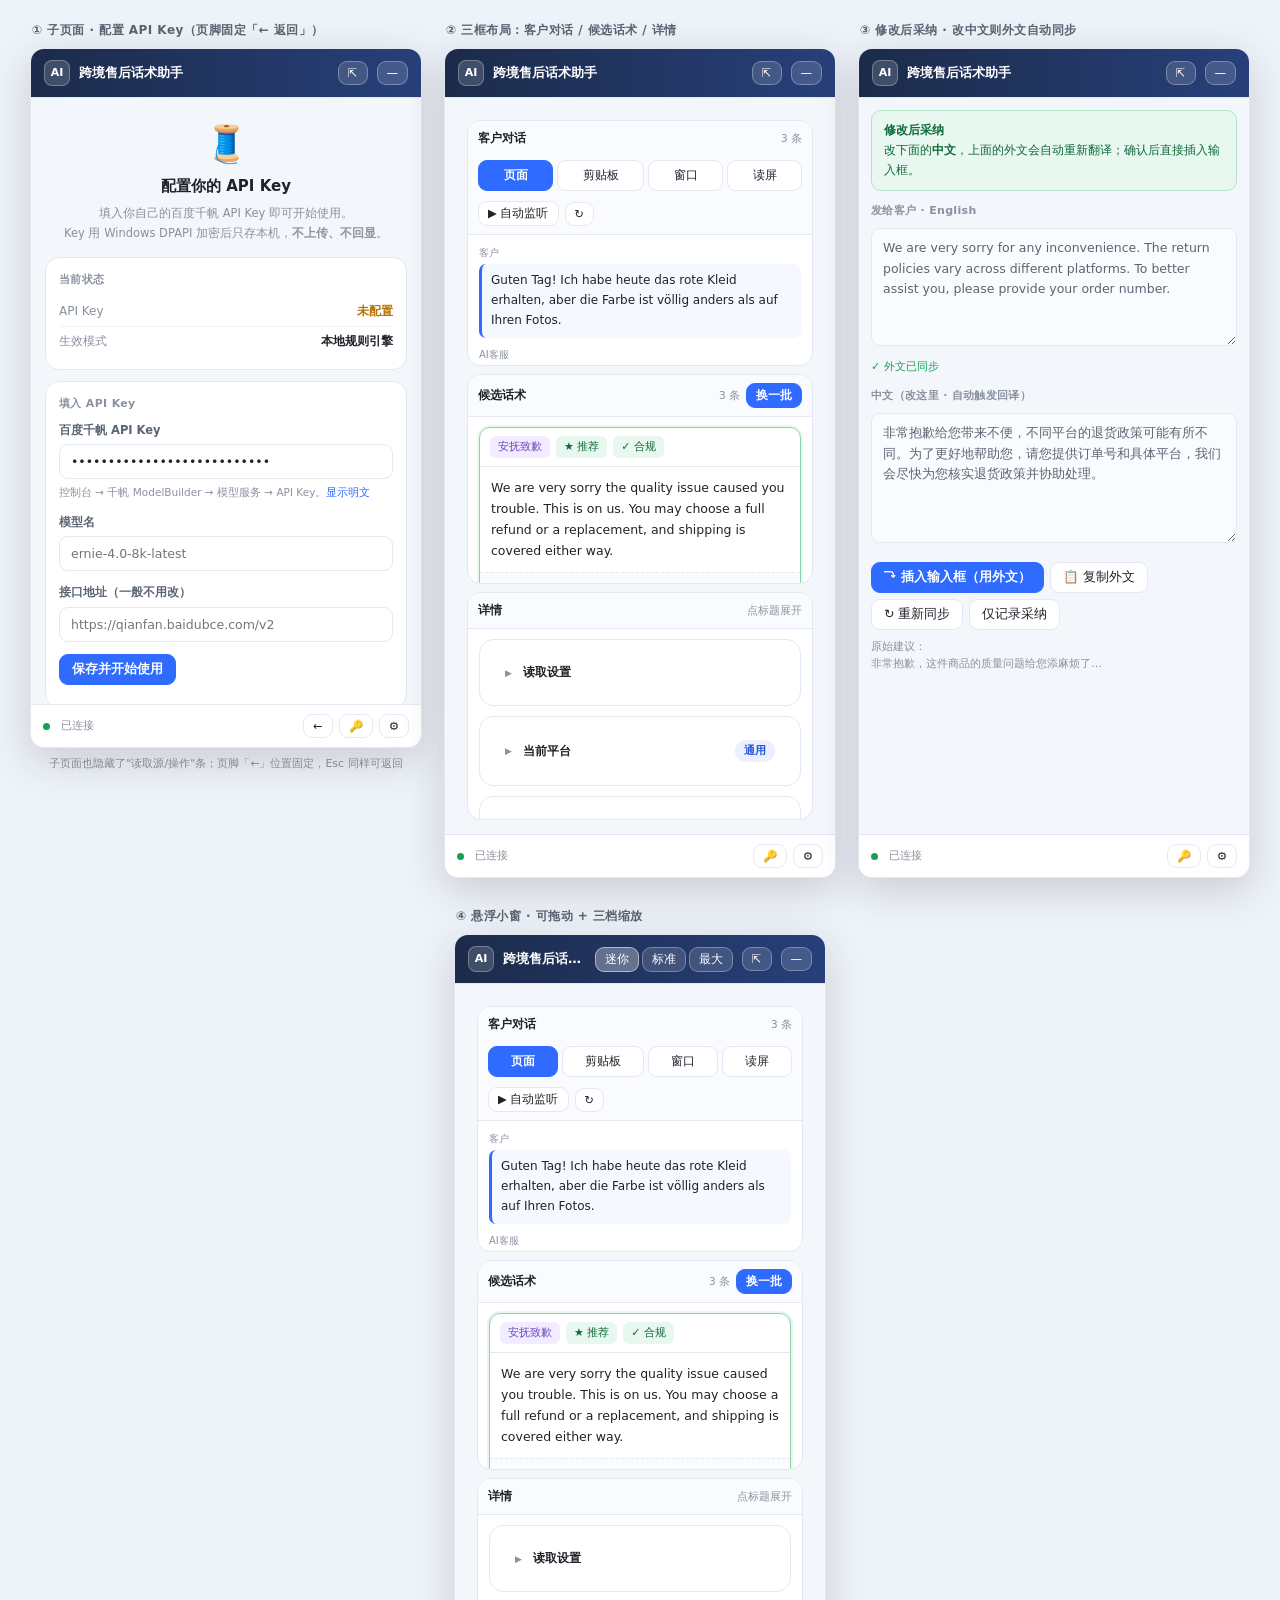
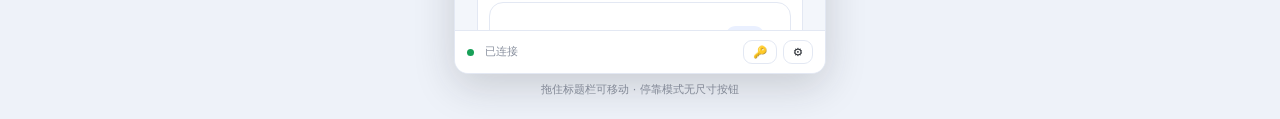
<file: 111/samples/ext_preview.html>
<!DOCTYPE html>
<html lang="zh-CN"><head><meta charset="UTF-8"><title>扩展面板预览（浅色）</title>
<style>

:root{--panelw:392px;
  --bg:#f3f6fb;--card:#ffffff;--primary:#2f6bff;--primary-soft:#eaf0ff;
  --danger:#e5484d;--danger-soft:#fdebec;--warn:#b47207;--warn-soft:#fff6e6;
  --ok:#18a058;--ok-soft:#e8f7ef;--info-soft:#eef4ff;
  --text:#1f2329;--muted:#8a919f;--border:#e3e8f3;--radius:14px}
*{box-sizing:border-box;font-family:"Segoe UI","Microsoft YaHei","PingFang SC",system-ui,sans-serif}
.panel{position:fixed;top:0;right:0;width:var(--panelw);height:100vh;background:var(--bg);color:var(--text);
  border-left:1px solid var(--border);display:flex;flex-direction:column;z-index:2147483645;
  box-shadow:-4px 0 20px rgba(31,35,41,.08);font-size:13px;line-height:1.6}
.panel.hidden{display:none}
/* ---------- 悬浮小窗模式（可拖动 + 三档缩放）----------
   停靠模式会把页面挤开，适合长时段盯单；
   悬浮模式不占页面布局，适合临时查一下、跟别的窗口并排。
   两种都要有：前者不遮挡内容，后者不打断布局。 */
.panel.float{left:0;top:0;right:auto;height:auto;border-radius:var(--radius);border:1px solid var(--border);
  box-shadow:0 12px 40px rgba(31,35,41,.22);overflow:hidden}
.panel.float .hd{cursor:move}
.panel.float .hd:active{cursor:grabbing}
.szbtns{display:flex;gap:3px;flex:0 0 auto}
.panel:not(.float) .szbtns{display:none}   /* 停靠模式没有尺寸概念 */
.panel:not(.float) .hd{cursor:default}
.szbtns .btn{padding:3px 7px;font-size:11px}
.szbtns .btn.on{background:rgba(255,255,255,.3);border-color:rgba(255,255,255,.5)}
.hd{display:flex;align-items:center;gap:9px;padding:11px 13px;border-bottom:1px solid var(--border);
  background:linear-gradient(90deg,#1c2b4a,#27407a);color:#fff;flex:0 0 auto}
.logo{width:26px;height:26px;border-radius:8px;background:rgba(255,255,255,.16);
  display:grid;place-items:center;font-weight:800;font-size:11px;color:#fff;flex:0 0 auto;
  border:1px solid rgba(255,255,255,.28)}
.ttl{font-weight:700;font-size:13px;flex:1;min-width:0;overflow:hidden;text-overflow:ellipsis;white-space:nowrap;color:#fff}
.hd .btn{background:rgba(255,255,255,.14);border-color:rgba(255,255,255,.3);color:#fff}
.hd .btn:hover{background:rgba(255,255,255,.26);color:#fff}
.bd{flex:1 1 auto;overflow-y:auto;padding:12px}
.bd::-webkit-scrollbar{width:8px}.bd::-webkit-scrollbar-thumb{background:#cfd8e8;border-radius:4px}
.ft{flex:0 0 auto;padding:9px 12px;border-top:1px solid var(--border);background:var(--card);display:flex;gap:6px;align-items:center}
.btn{border:1px solid var(--border);background:var(--card);color:var(--text);padding:6px 12px;border-radius:9px;
  cursor:pointer;font-size:12.5px;font-family:inherit;transition:all .15s ease;white-space:nowrap}
.btn:hover{border-color:var(--primary);color:var(--primary)}
.btn.pri{background:var(--primary);border-color:var(--primary);color:#fff;font-weight:600}
.btn.pri:hover{background:#2456d6;color:#fff}
.btn.dan{background:var(--danger-soft);border-color:#f3b9bb;color:var(--danger)}
.btn.dan:hover{background:#fbdcdd;color:var(--danger)}
.btn.sm{padding:4px 9px;font-size:11.5px}
.btn:disabled{opacity:.5;cursor:not-allowed}
.row{display:flex;gap:6px;align-items:center;flex-wrap:wrap}
.sel{background:var(--card);color:var(--text);border:1px solid var(--border);border-radius:8px;padding:6px 8px;font-size:12px;width:100%}
.sel:focus{outline:none;border-color:var(--primary)}
.card{background:var(--card);border:1px solid var(--border);border-radius:var(--radius);padding:13px;margin-bottom:11px}
.sec{font-size:11px;color:var(--muted);font-weight:600;letter-spacing:.03em;margin-bottom:8px}
.banner{padding:10px 12px;border-radius:10px;font-size:12px;margin-bottom:11px;line-height:1.65}
.banner.err{background:var(--danger-soft);border:1px solid #f3b9bb;color:#a3282c}
.banner.ok{background:var(--ok-soft);border:1px solid #b4e2c8;color:#0f6b3a}
.banner.warn{background:var(--warn-soft);border:1px solid #f0d9a8;color:#8a5706}
.kv{display:flex;justify-content:space-between;gap:10px;padding:5px 0;font-size:12px;border-bottom:1px solid #f0f3f9}
.kv:last-child{border-bottom:none}
.kv span:first-child{color:var(--muted);flex:0 0 auto}
.kv span:last-child{text-align:right;font-weight:600;word-break:break-all}
.pill{display:inline-block;padding:2px 9px;border-radius:999px;font-size:11px;margin:0 4px 4px 0;font-weight:600}
.pill.i{background:var(--primary-soft);color:#2456d6}
.pill.r{background:var(--danger-soft);color:var(--danger)}
.pill.s{background:#f1ecff;color:#6b46c1}
.pill.t{background:var(--ok-soft);color:#0f6b3a}
.cand{border:1px solid var(--border);border-radius:11px;background:var(--card);margin-bottom:10px;overflow:hidden}
.cand.rec{border-color:#8fd3ae;box-shadow:0 0 0 2px var(--ok-soft)}
.cand.rej{opacity:.55;border-color:#f3b9bb}
.ch{display:flex;gap:6px;align-items:center;padding:8px 10px;border-bottom:1px solid var(--border);flex-wrap:wrap;font-size:11px}
.tag{padding:2px 8px;border-radius:6px;background:#f0f3f9;color:#556070}
.tag.st{background:#f1ecff;color:#6b46c1}
.tag.ok{background:var(--ok-soft);color:#0f6b3a}
.tag.rv{background:var(--warn-soft);color:var(--warn)}
.tag.rj{background:var(--danger-soft);color:var(--danger)}
.cb{padding:10px 11px;font-size:12.5px;line-height:1.7;white-space:pre-wrap;word-break:break-word}
.cb.zh{border-top:1px dashed var(--border);color:#5b6472;font-size:11.5px;background:#fafbfe}
.cf{display:flex;gap:5px;padding:8px 10px;border-top:1px solid var(--border);flex-wrap:wrap;align-items:center;background:#fafbfe}
.vio{margin:0 10px 9px;padding:8px 10px;border-radius:8px;background:var(--warn-soft);
  border-left:3px solid #f0a020;font-size:11.5px;line-height:1.6;color:#8a5706}
.vio.blk{background:var(--danger-soft);border-left-color:var(--danger);color:#a3282c}
.tiny{font-size:11px;color:var(--muted);line-height:1.6}
.empty{text-align:center;padding:30px 14px;color:var(--muted);font-size:12px;line-height:1.9}
/* 政策依据 */
.ev{background:#fafbfe;border:1px solid var(--border);border-radius:9px;padding:9px 11px;margin-bottom:8px}
.ev .evt{font-weight:600;font-size:12px;color:var(--text);margin-bottom:3px}
.ev .evs{font-size:11.5px;color:#5b6472;line-height:1.65}
.ev .evm{font-size:10px;color:var(--muted);margin-top:5px}
.pv{max-height:96px;overflow-y:auto;background:#fafbfe;border:1px solid var(--border);border-radius:9px;
  padding:8px 9px;font-size:11.5px;color:#5b6472;white-space:pre-wrap;line-height:1.6}
.fab{position:fixed;right:16px;bottom:16px;width:46px;height:46px;border-radius:50%;z-index:2147483645;
  background:var(--primary);color:#fff;border:none;cursor:pointer;
  font-weight:800;font-size:12px;box-shadow:0 6px 18px rgba(47,107,255,.4)}
.fab.hidden{display:none}
.dot{width:7px;height:7px;border-radius:50%;display:inline-block;margin-right:5px}
.dot.on{background:var(--ok)}.dot.off{background:var(--danger)}
/* ---------- 三个可滚动框（主界面骨架）----------
   为什么这么分：面板宽度只有 392px，纵向空间是稀缺资源。
   把"读到的客户话""可发送的话术""诊断信息"分成三个各自可滚动的框，
   每个框都能独立翻，就不会出现"话术被平台信息挤到屏幕外"的情况。 */
.panes{flex:1 1 auto;min-height:0;display:flex;flex-direction:column;gap:8px;padding:10px}
.pane{display:flex;flex-direction:column;min-height:0;background:var(--card);
  border:1px solid var(--border);border-radius:var(--radius);overflow:hidden}
.pane-hd{flex:0 0 auto;display:flex;align-items:center;gap:6px;padding:8px 10px;
  border-bottom:1px solid var(--border);background:#fafbfe;flex-wrap:wrap}
.pane-hd .pt{font-size:12px;font-weight:600;flex:1;min-width:0}
.pane-hd .pn{font-size:10.5px;color:var(--muted);font-weight:400}
.pane-bd{flex:1 1 auto;min-height:0;overflow-y:auto;overflow-x:hidden;padding:10px 11px}
.pane-bd::-webkit-scrollbar{width:8px}
.pane-bd::-webkit-scrollbar-thumb{background:#cfd8e8;border-radius:4px}
/* ① 客户对话：中等高度 */
#paneChat{flex:0 0 auto;height:246px}
/* ② 候选话术：占剩下的全部（最大） */
#paneCands{flex:1 1 auto;min-height:150px}
/* ③ 详情：包住那些下拉栏 */
#paneDetail{flex:0 0 auto;height:228px}   /* 152 × 1.5：详情里的下拉栏和折叠卡显示太小 */
.pane-bd .card:last-child,.pane-bd .fold:last-child{margin-bottom:0}
/* 对话气泡（客户对话框内） */
.chatmsg{margin-bottom:9px}
.chatmsg .cm-who{font-size:10px;color:var(--muted);margin-bottom:3px}
.chatmsg .cm-txt{background:#f7f9fd;border-left:3px solid #8a919f;border-radius:7px;
  padding:7px 9px;font-size:12px;line-height:1.65;white-space:pre-wrap;word-break:break-word}
.chatmsg.buyer .cm-txt{border-left-color:#2f6bff;background:#f5f8ff}
.chatmsg.bot   .cm-txt{border-left-color:#7c5cff;background:#f8f6ff;color:#5b6472}
.chatmsg.human .cm-txt{border-left-color:#18a058;background:#f4fbf7}
.chatmsg .cm-zh{margin-top:4px;font-size:11.5px;color:#5b6472;background:#fafbfe;
  border:1px dashed var(--border);border-radius:7px;padding:6px 9px;line-height:1.6;white-space:pre-wrap}
.termchip{display:inline-block;font-size:10.5px;background:var(--primary-soft);color:#2456d6;
  border-radius:6px;padding:2px 7px;margin:4px 4px 0 0}
/* ---------- 可折叠区块 ----------
   为什么默认收起：面板里除了"候选话术"，其余都是辅助信息。
   全部摊开会把核心产出挤到屏幕外，新人根本找不到该点什么。 */
.fold{background:var(--card);border:1px solid var(--border);border-radius:var(--radius);
  margin-bottom:10px;overflow:hidden}
.foldhd{display:flex;align-items:center;gap:7px;padding:10px 12px;cursor:pointer;user-select:none}
.foldhd:hover{background:#fafbfe}
.foldchev{font-size:9px;color:var(--muted);width:11px;flex:0 0 auto;transition:transform .15s}
.foldttl{font-size:12px;font-weight:600;flex:1;min-width:0}
.foldbd{padding:0 13px 12px}
.fold.closed .foldbd{display:none}
.fold .foldhd .pill{margin:0}
/* ---------- 读取源按钮排 ---------- */
.srcbar{display:flex;gap:4px;flex-wrap:wrap;margin-bottom:10px}
.srcbtn{flex:1 1 auto;min-width:58px;padding:7px 4px;border:1px solid var(--border);background:var(--card);
  border-radius:9px;font-size:11.5px;cursor:pointer;font-family:inherit;color:var(--text);
  text-align:center;transition:all .15s;white-space:nowrap}
.srcbtn:hover{border-color:var(--primary);color:var(--primary)}
.srcbtn.on{background:var(--primary);border-color:var(--primary);color:#fff;font-weight:600}
.srcbtn:disabled{opacity:.45;cursor:not-allowed}
.winpick{max-height:190px;overflow-y:auto}
/* ---------- 多行文本输入框 ----------
   ⚠️ 扩展里用了 .rawtext 这个 class（手动输入框、修改后采纳的中文/外文框），
   但 CSS 里**从头到尾没定义过** —— 于是走浏览器默认样式：白底 + 深色边框，
   在浅色面板里非常突兀（用户反馈"颜色较深有点突兀"）。
   这里按网页版一致的规格补上：淡底、浅描边、圆角、铺满宽度。 */
.rawtext{
  width:100%; box-sizing:border-box; min-height:96px; resize:vertical;
  background:#fafbfe; color:#5b6472;
  border:1px solid var(--border); border-radius:9px;
  padding:9px 11px; font-size:12.5px; font-family:inherit; line-height:1.65;
}
.rawtext:focus{outline:none; border-color:var(--primary); background:var(--card)}
.rawtext::placeholder{color:var(--muted)}
/* 手动输入框：给足高度，粘贴多轮对话时不憋屈 */
.manualbox{min-height:132px;width:100%;font-size:12.5px;line-height:1.7;resize:vertical}
.winpick .winrow{padding:7px 9px;border:1px solid var(--border);border-radius:8px;margin-bottom:5px;
  cursor:pointer;font-size:11.5px;line-height:1.5}
.winpick .winrow:hover{border-color:var(--primary);background:#fafbfe}
.winpick .winrow .wt{font-weight:600}
.winpick .winrow .wp{color:var(--muted);font-size:10.5px}
/* ---------- 首次配置：输入自己的 API Key（替代原项目的登录界面） ---------- */
.setup{padding:2px}
.setup-hero{text-align:center;padding:14px 0 14px}
.setup-hero .big{font-size:36px;line-height:1}
.setup-hero h3{margin:12px 0 5px;font-size:15px;color:var(--text)}
.setup-hero p{margin:0;font-size:11.5px;color:var(--muted);line-height:1.75}
.fld{display:block;margin-bottom:12px}
.fld .lb{display:block;font-size:11.5px;color:#5b6472;margin-bottom:5px;font-weight:600}
.fld input{width:100%;padding:9px 11px;border:1px solid var(--border);border-radius:9px;font-size:12.5px;
  font-family:inherit;background:var(--card);color:var(--text)}
.fld input:focus{outline:none;border-color:var(--primary);box-shadow:0 0 0 3px var(--primary-soft)}
.fld .hint{font-size:10.5px;color:var(--muted);margin-top:5px;line-height:1.6}
.steps{counter-reset:s;padding:0;margin:0;list-style:none}
.steps li{position:relative;padding:0 0 9px 20px;font-size:11.5px;color:#5b6472;line-height:1.65}
.steps li:before{counter-increment:s;content:counter(s);position:absolute;left:0;top:1px;
  width:14px;height:14px;border-radius:50%;background:var(--primary-soft);color:#2456d6;
  font-size:9px;font-weight:700;display:grid;place-items:center}

body{margin:0;padding:22px;background:#eef2f9;font-family:"Segoe UI","Microsoft YaHei",sans-serif}
.wrap{display:flex;gap:22px;align-items:flex-start;justify-content:center;flex-wrap:wrap}
.preview-label{font-size:12px;font-weight:700;color:#5b6472;margin:0 0 9px 2px;letter-spacing:.04em}
.hintlabel{font-size:11px;color:#8a919f;margin-top:8px;text-align:center}
</style></head><body>
<div class="wrap">
  <div>
    <div class="preview-label">① 子页面 · 配置 API Key（页脚固定「← 返回」）</div>
    
  <div class="panel" style="position:relative;left:0;top:0;right:auto;width:392px;height:700px;
       border-radius:14px;overflow:hidden;border:1px solid #e3e8f3;box-shadow:0 12px 40px rgba(31,35,41,.18)">
    <div class="hd">
      <div class="logo">AI</div>
      <div class="ttl">跨境售后话术助手</div>
      
      <button class="btn sm" title="切换悬浮/停靠">⇱</button>
      <button class="btn sm">—</button>
    </div>
    <div class="bd" style="height:604px">
<div class="setup">
  <div class="setup-hero">
    <div class="big">🧵</div>
    <h3>配置你的 API Key</h3>
    <p>填入你自己的百度千帆 API Key 即可开始使用。<br>Key 用 Windows DPAPI 加密后只存本机，<b>不上传、不回显</b>。</p>
  </div>
  <div class="card">
    <div class="sec">当前状态</div>
    <div class="kv"><span>API Key</span><span><span style="color:var(--warn)">未配置</span></span></div>
    <div class="kv"><span>生效模式</span><span>本地规则引擎</span></div>
  </div>
  <div class="card">
    <div class="sec">填入 API Key</div>
    <label class="fld"><span class="lb">百度千帆 API Key</span>
      <input type="password" value="bce-v3-xxxxxxxxxxxxxxxxxxxx" />
      <div class="hint">控制台 → 千帆 ModelBuilder → 模型服务 → API Key。<span style="color:var(--primary);cursor:pointer">显示明文</span></div>
    </label>
    <label class="fld"><span class="lb">模型名</span><input type="text" placeholder="ernie-4.0-8k-latest" /></label>
    <label class="fld"><span class="lb">接口地址（一般不用改）</span><input type="text" placeholder="https://qianfan.baidubce.com/v2" /></label>
    <div class="row"><button class="btn pri">保存并开始使用</button></div>
    <div class="tiny" style="margin-top:9px"></div>
  </div>
  <div class="card">
    <div class="sec">怎么拿到 API Key</div>
    <ul class="steps">
      <li>登录百度智能云控制台</li>
      <li>进入「千帆 ModelBuilder」→「模型服务」→「API Key」</li>
      <li>新建或复制一个 API Key（形如 bce-v3-...）</li>
      <li>粘贴到上面，点「保存并开始使用」</li>
    </ul>
    <div class="tiny">没有 Key 也能用：系统会走本地规则引擎出话术，只是不调用大模型。<br>随时可从底部 <b>🔑</b> 按钮回到这里配置。</div>
  </div>
</div></div>
    <div class="ft">
      <span class="dot on"></span>
      <span class="tiny">已连接</span>
      <span style="flex:1"></span>
      <button class="btn sm" title="返回上一级（Esc）">←</button>
      <button class="btn sm">🔑</button>
      <button class="btn sm">⚙</button>
    </div>
  </div>
  <div class="hintlabel">子页面也隐藏了"读取源/操作"条；页脚「←」位置固定，Esc 同样可返回</div>
  </div>
  <div>
    <div class="preview-label">② 三框布局：客户对话 / 候选话术 / 详情</div>
    
  <div class="panel" style="position:relative;left:0;top:0;right:auto;width:392px;height:830px;
       border-radius:14px;overflow:hidden;border:1px solid #e3e8f3;box-shadow:0 12px 40px rgba(31,35,41,.18)">
    <div class="hd">
      <div class="logo">AI</div>
      <div class="ttl">跨境售后话术助手</div>
      
      <button class="btn sm" title="切换悬浮/停靠">⇱</button>
      <button class="btn sm">—</button>
    </div>
    <div class="bd" style="height:734px">
<div class="panes" style="height:720px">

  <div class="pane" id="paneChat">
    <div class="pane-hd">
      <span class="pt">客户对话</span><span class="pn">3 条</span>
      <div style="flex:1 0 100%;margin-top:6px">
        <div class="srcbar">
          <button class="srcbtn on">页面</button>
          <button class="srcbtn">剪贴板</button>
          <button class="srcbtn">窗口</button>
          <button class="srcbtn">读屏</button>
        </div>
        <div class="row" style="margin-top:6px">
          <button class="btn sm">▶ 自动监听</button>
          <button class="btn sm">↻</button>
        </div>
        
      </div>
    </div>
    <div class="pane-bd">
      <div class="chatmsg buyer"><div class="cm-who">客户</div>
        <div class="cm-txt">Guten Tag! Ich habe heute das rote Kleid erhalten, aber die Farbe ist völlig anders als auf Ihren Fotos.</div></div>
      <div class="chatmsg bot"><div class="cm-who">AI客服</div>
        <div class="cm-txt">Es tut mir leid. Ich kann nur eine Anfrage anlegen.</div></div>
      <div class="chatmsg human"><div class="cm-who">人工客服</div>
        <div class="cm-txt">Vielen Dank für Ihre Nachricht, ich kümmere mich darum.</div></div>
      <div style="margin-top:10px">
        <div class="sec">术语对照</div>
        <span class="termchip">Kleid → 连衣裙</span><span class="termchip">Farbe → 颜色</span>
        <div class="tiny" style="margin-top:6px;line-height:1.7">本地演示未接入翻译模型，下方分析基于原文；接上千帆后这里会是整句中文译文（对照翻译）。</div>
      </div>
    </div>
  </div>

  <div class="pane" id="paneCands">
    <div class="pane-hd"><span class="pt">候选话术</span><span class="pn">3 条</span><button class="btn sm pri">换一批</button></div>
    <div class="pane-bd">
      <div class="cand rec">
        <div class="ch"><span class="tag st">安抚致歉</span><span class="tag ok">★ 推荐</span><span class="tag ok">✓ 合规</span></div>
        <div class="cb">We are very sorry the quality issue caused you trouble. This is on us. You may choose a full refund or a replacement, and shipping is covered either way.</div>
        <div class="cb zh">非常抱歉，这件商品的质量问题给您添麻烦了，这是我们的责任。您可以选择全额退款或我们重新补发一件，两种方式的运费都由我们承担。</div>
        <div class="cf"><button class="btn sm pri">⤵ 插入输入框</button><button class="btn sm">📋 复制</button><button class="btn sm">✓ 采纳</button><button class="btn sm">✕</button></div>
      </div>
      <div class="cand">
        <div class="ch"><span class="tag st">专业答疑</span><span class="tag rv">⚠ 需修订</span></div>
        <div class="cb">We are very sorry the quality issue caused you trouble…</div>
        <div class="cb zh">非常抱歉，这件商品的质量问题给您添麻烦了…</div>
        <div class="vio"><b>[R018]</b> 欧盟订单须体现 14 天无理由退货权<br>建议：补充"14 天内可无理由退货"的说明</div>
      </div>
    </div>
  </div>

  <div class="pane" id="paneDetail">
    <div class="pane-hd"><span class="pt">详情</span><span class="pn">点标题展开</span></div>
    <div class="pane-bd">
<div class="card fold closed">
        <div class="foldhd"><span class="foldchev">▶</span><span class="foldttl">读取设置</span></div>
        <div class="foldbd"><div class="row"><select class="sel" style="flex:1"><option>德国</option></select><select class="sel" style="flex:1"><option>英文</option></select></div></div>
      </div>
      <div class="card fold closed">
    <div class="foldhd"><span class="foldchev">▶</span><span class="foldttl">当前平台</span><span class="pill i">通用</span></div>
    <div class="foldbd"><div class="kv"><span>适配器</span><span>通用（自动识别）</span></div></div>
  </div>
      <div class="card fold closed">
    <div class="foldhd"><span class="foldchev">▶</span><span class="foldttl">意图 / 情绪 / 紧急度</span><span class="pill i">质量投诉</span></div>
    <div class="foldbd"><div class="kv"><span>情绪</span><span>negative / 强度 4</span></div></div>
  </div>
      <div class="card fold closed">
    <div class="foldhd"><span class="foldchev">▶</span><span class="foldttl">政策依据</span><span class="pill i">1 条</span></div>
    <div class="foldbd"><div class="ev"><div class="evt">西班牙商品瑕疵救济顺位</div><div class="evs">买方主张瑕疵救济时，商家应先修理或更换。</div></div></div>
  </div>
    </div>
  </div>

</div></div>
    <div class="ft">
      <span class="dot on"></span>
      <span class="tiny">已连接</span>
      <span style="flex:1"></span>
      
      <button class="btn sm">🔑</button>
      <button class="btn sm">⚙</button>
    </div>
  </div>
  <div class="hintlabel"></div>
  </div>
  <div>
    <div class="preview-label">③ 修改后采纳 · 改中文则外文自动同步</div>
    
  <div class="panel" style="position:relative;left:0;top:0;right:auto;width:392px;height:830px;
       border-radius:14px;overflow:hidden;border:1px solid #e3e8f3;box-shadow:0 12px 40px rgba(31,35,41,.18)">
    <div class="hd">
      <div class="logo">AI</div>
      <div class="ttl">跨境售后话术助手</div>
      
      <button class="btn sm" title="切换悬浮/停靠">⇱</button>
      <button class="btn sm">—</button>
    </div>
    <div class="bd" style="height:734px">
<div class="banner ok"><b>修改后采纳</b><br>改下面的<b>中文</b>，上面的外文会自动重新翻译；确认后直接插入输入框。</div>
<div class="sec">发给客户 · English</div>
<textarea class="rawtext" style="min-height:118px">We are very sorry for any inconvenience. The return policies vary across different platforms. To better assist you, please provide your order number.</textarea>
<div class="tiny" style="margin-top:5px;color:var(--ok)">✓ 外文已同步</div>
<div class="sec" style="margin-top:12px">中文（改这里 · 自动触发回译）</div>
<textarea class="rawtext" style="min-height:130px">非常抱歉给您带来不便，不同平台的退货政策可能有所不同。为了更好地帮助您，请您提供订单号和具体平台，我们会尽快为您核实退货政策并协助处理。</textarea>
<div class="row" style="margin-top:12px">
  <button class="btn pri">⤵ 插入输入框（用外文）</button>
  <button class="btn">📋 复制外文</button>
</div>
<div class="row" style="margin-top:6px">
  <button class="btn">↻ 重新同步</button>
  <button class="btn">仅记录采纳</button>
</div>
<div class="tiny" style="margin-top:8px">原始建议：<br>非常抱歉，这件商品的质量问题给您添麻烦了…</div></div>
    <div class="ft">
      <span class="dot on"></span>
      <span class="tiny">已连接</span>
      <span style="flex:1"></span>
      
      <button class="btn sm">🔑</button>
      <button class="btn sm">⚙</button>
    </div>
  </div>
  <div class="hintlabel"></div>
  </div>
  <div>
    <div class="preview-label">④ 悬浮小窗 · 可拖动 + 三档缩放</div>
    
  <div class="panel float" style="position:relative;left:0;top:0;right:auto;width:372px;height:740px;
       border-radius:14px;overflow:hidden;border:1px solid #e3e8f3;box-shadow:0 12px 40px rgba(31,35,41,.18)">
    <div class="hd">
      <div class="logo">AI</div>
      <div class="ttl">跨境售后话术助手</div>
      <span class="szbtns"><button class="btn sm on">迷你</button><button class="btn sm">标准</button><button class="btn sm">最大</button></span>
      <button class="btn sm" title="切换悬浮/停靠">⇱</button>
      <button class="btn sm">—</button>
    </div>
    <div class="bd" style="height:644px">
<div class="panes" style="height:720px">

  <div class="pane" id="paneChat">
    <div class="pane-hd">
      <span class="pt">客户对话</span><span class="pn">3 条</span>
      <div style="flex:1 0 100%;margin-top:6px">
        <div class="srcbar">
          <button class="srcbtn on">页面</button>
          <button class="srcbtn">剪贴板</button>
          <button class="srcbtn">窗口</button>
          <button class="srcbtn">读屏</button>
        </div>
        <div class="row" style="margin-top:6px">
          <button class="btn sm">▶ 自动监听</button>
          <button class="btn sm">↻</button>
        </div>
        
      </div>
    </div>
    <div class="pane-bd">
      <div class="chatmsg buyer"><div class="cm-who">客户</div>
        <div class="cm-txt">Guten Tag! Ich habe heute das rote Kleid erhalten, aber die Farbe ist völlig anders als auf Ihren Fotos.</div></div>
      <div class="chatmsg bot"><div class="cm-who">AI客服</div>
        <div class="cm-txt">Es tut mir leid. Ich kann nur eine Anfrage anlegen.</div></div>
      <div class="chatmsg human"><div class="cm-who">人工客服</div>
        <div class="cm-txt">Vielen Dank für Ihre Nachricht, ich kümmere mich darum.</div></div>
      <div style="margin-top:10px">
        <div class="sec">术语对照</div>
        <span class="termchip">Kleid → 连衣裙</span><span class="termchip">Farbe → 颜色</span>
        <div class="tiny" style="margin-top:6px;line-height:1.7">本地演示未接入翻译模型，下方分析基于原文；接上千帆后这里会是整句中文译文（对照翻译）。</div>
      </div>
    </div>
  </div>

  <div class="pane" id="paneCands">
    <div class="pane-hd"><span class="pt">候选话术</span><span class="pn">3 条</span><button class="btn sm pri">换一批</button></div>
    <div class="pane-bd">
      <div class="cand rec">
        <div class="ch"><span class="tag st">安抚致歉</span><span class="tag ok">★ 推荐</span><span class="tag ok">✓ 合规</span></div>
        <div class="cb">We are very sorry the quality issue caused you trouble. This is on us. You may choose a full refund or a replacement, and shipping is covered either way.</div>
        <div class="cb zh">非常抱歉，这件商品的质量问题给您添麻烦了，这是我们的责任。您可以选择全额退款或我们重新补发一件，两种方式的运费都由我们承担。</div>
        <div class="cf"><button class="btn sm pri">⤵ 插入输入框</button><button class="btn sm">📋 复制</button><button class="btn sm">✓ 采纳</button><button class="btn sm">✕</button></div>
      </div>
      <div class="cand">
        <div class="ch"><span class="tag st">专业答疑</span><span class="tag rv">⚠ 需修订</span></div>
        <div class="cb">We are very sorry the quality issue caused you trouble…</div>
        <div class="cb zh">非常抱歉，这件商品的质量问题给您添麻烦了…</div>
        <div class="vio"><b>[R018]</b> 欧盟订单须体现 14 天无理由退货权<br>建议：补充"14 天内可无理由退货"的说明</div>
      </div>
    </div>
  </div>

  <div class="pane" id="paneDetail">
    <div class="pane-hd"><span class="pt">详情</span><span class="pn">点标题展开</span></div>
    <div class="pane-bd">
<div class="card fold closed">
        <div class="foldhd"><span class="foldchev">▶</span><span class="foldttl">读取设置</span></div>
        <div class="foldbd"><div class="row"><select class="sel" style="flex:1"><option>德国</option></select><select class="sel" style="flex:1"><option>英文</option></select></div></div>
      </div>
      <div class="card fold closed">
    <div class="foldhd"><span class="foldchev">▶</span><span class="foldttl">当前平台</span><span class="pill i">通用</span></div>
    <div class="foldbd"><div class="kv"><span>适配器</span><span>通用（自动识别）</span></div></div>
  </div>
      <div class="card fold closed">
    <div class="foldhd"><span class="foldchev">▶</span><span class="foldttl">意图 / 情绪 / 紧急度</span><span class="pill i">质量投诉</span></div>
    <div class="foldbd"><div class="kv"><span>情绪</span><span>negative / 强度 4</span></div></div>
  </div>
      <div class="card fold closed">
    <div class="foldhd"><span class="foldchev">▶</span><span class="foldttl">政策依据</span><span class="pill i">1 条</span></div>
    <div class="foldbd"><div class="ev"><div class="evt">西班牙商品瑕疵救济顺位</div><div class="evs">买方主张瑕疵救济时，商家应先修理或更换。</div></div></div>
  </div>
    </div>
  </div>

</div></div>
    <div class="ft">
      <span class="dot on"></span>
      <span class="tiny">已连接</span>
      <span style="flex:1"></span>
      
      <button class="btn sm">🔑</button>
      <button class="btn sm">⚙</button>
    </div>
  </div>
  <div class="hintlabel">拖住标题栏可移动 · 停靠模式无尺寸按钮</div>
  </div>
</div>
</body></html>
</file>
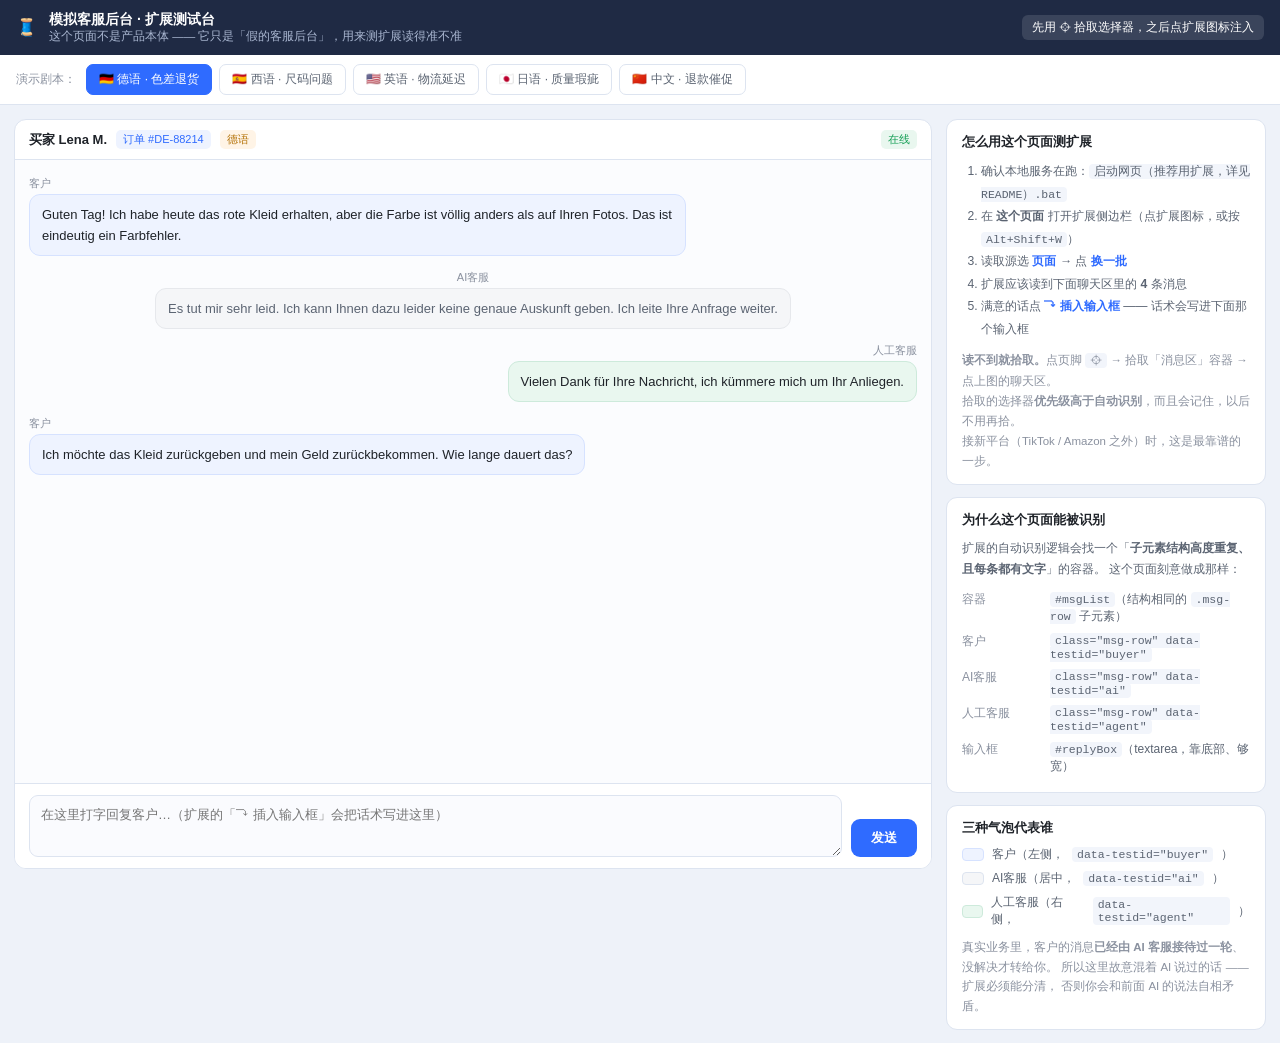
<file: hzj-ai-aftersales/web/mock.html>
<!DOCTYPE html>
<html lang="zh-CN">
<head>
<meta charset="UTF-8" />
<meta name="viewport" content="width=device-width, initial-scale=1.0" />
<title>模拟客服后台 · 扩展测试台</title>
<style>
  :root{
    --bg:#eef2f9; --panel:#ffffff; --line:#dde4f0; --tx:#1f2329; --tx2:#5b6472; --tx3:#8a919f;
    --primary:#2f6bff; --buyer:#eef3ff; --ai:#f5f6f8; --agent:#e9f7ef;
    --ok:#18a058; --warn:#b47207;
  }
  *{box-sizing:border-box}
  body{margin:0;font-family:-apple-system,"Segoe UI","Microsoft YaHei",sans-serif;
       background:var(--bg);color:var(--tx);font-size:13px}

  /* ---------- 顶栏 ---------- */
  .top{background:#1f2a44;color:#fff;padding:11px 16px;display:flex;align-items:center;gap:12px;flex-wrap:wrap}
  .top b{font-size:14px}
  .top .sub{color:#a9b6d0;font-size:11.5px}
  .top .spacer{flex:1}
  .top .hint{background:rgba(255,255,255,.12);padding:5px 10px;border-radius:6px;font-size:11.5px}

  /* ---------- 场景切换 ---------- */
  .scen{background:#fff;border-bottom:1px solid var(--line);padding:9px 16px;display:flex;gap:7px;
        flex-wrap:wrap;align-items:center}
  .scen .lbl{font-size:11.5px;color:var(--tx3);margin-right:3px}
  .scen button{font:inherit;font-size:12px;padding:6px 12px;border-radius:7px;cursor:pointer;
        border:1px solid var(--line);background:#fff;color:var(--tx2)}
  .scen button:hover{border-color:var(--primary);color:var(--primary)}
  .scen button.on{background:var(--primary);border-color:var(--primary);color:#fff}

  /* ---------- 主体 ---------- */
  .wrap{display:flex;gap:14px;padding:14px;align-items:flex-start;flex-wrap:wrap}
  .chat{flex:1 1 520px;min-width:340px;background:var(--panel);border:1px solid var(--line);
        border-radius:12px;overflow:hidden;display:flex;flex-direction:column;height:calc(100vh - 150px);min-height:420px}
  .chat-hd{padding:10px 14px;border-bottom:1px solid var(--line);display:flex;align-items:center;gap:9px}
  .chat-hd .who{font-weight:600}
  .chat-hd .tag{font-size:11px;padding:2px 7px;border-radius:5px;background:#eef3ff;color:var(--primary)}
  .chat-hd .tag.de{background:#fff4e6;color:var(--warn)}
  .chat-hd .tag.green{background:#e9f7ef;color:var(--ok)}

  /* 消息列表 —— 扩展就是靠这里的「结构重复 + 说话人线索」识别的 */
  .msgs{flex:1;overflow-y:auto;padding:16px 14px;display:flex;flex-direction:column;gap:14px;background:#fbfcfe}
  .msg-row{display:flex;flex-direction:column;width:100%}
  /* ⚠️ 说话人线索放在 data-testid，**不要**放 class。
     原因：扩展的 AIH.signature() 用 class 判断"这几条是不是同一种消息项"，
     取的是"数量最多的那一组"。如果 class 里带 from-buyer/from-ai/from-agent，
     三种签名各不相同，扩展就只会读到数量最多的那一组（客户），
     把 AI客服和人工客服的话全丢掉。
     data-testid 既能被 detectSide() 读到，又不影响 signature()。 */
  .msg-row[data-testid="buyer"]{align-items:flex-start}
  .msg-row[data-testid="ai"]{align-items:center}
  .msg-row[data-testid="agent"]{align-items:flex-end}
  .msg-text{max-width:74%;padding:9px 12px;border-radius:11px;line-height:1.62;white-space:pre-wrap;word-break:break-word}
  .msg-row[data-testid="buyer"] .msg-text{background:var(--buyer);border:1px solid #d6e2ff}
  .msg-row[data-testid="ai"]    .msg-text{background:var(--ai);border:1px solid #e6e8ec;color:var(--tx2)}
  .msg-row[data-testid="agent"] .msg-text{background:var(--agent);border:1px solid #cdeadb}
  .msg-who{font-size:11px;color:var(--tx3);margin-bottom:3px}
  .msg-row[data-testid="agent"] .msg-who{text-align:right}
  .msg-zh{font-size:11.5px;color:var(--tx3);margin-top:4px;max-width:74%;line-height:1.55}

  /* 输入区 —— 扩展「插入输入框」会往这里写 */
  .input-area{border-top:1px solid var(--line);padding:11px 14px;display:flex;gap:9px;align-items:flex-end;background:#fff}
  .input-area textarea{flex:1;min-height:60px;max-height:150px;resize:vertical;font:inherit;font-size:13px;
        padding:9px 11px;border:1px solid var(--line);border-radius:9px;background:#fafbfe;color:var(--tx2);line-height:1.6}
  .input-area textarea:focus{outline:none;border-color:var(--primary);background:#fff}
  .input-area button{font:inherit;padding:10px 20px;border-radius:9px;border:none;background:var(--primary);
        color:#fff;cursor:pointer;font-weight:600}
  .input-area button:disabled{opacity:.5;cursor:not-allowed}

  /* ---------- 右侧说明 ---------- */
  .side{flex:0 0 320px;display:flex;flex-direction:column;gap:12px}
  .card{background:#fff;border:1px solid var(--line);border-radius:11px;padding:13px 15px}
  .card h3{margin:0 0 9px;font-size:13px}
  .card ol,.card ul{margin:0;padding-left:19px;color:var(--tx2);line-height:1.85;font-size:12.2px}
  .card code{background:#f2f5fb;padding:1px 5px;border-radius:4px;font-size:11.5px;font-family:Consolas,monospace}
  .card .k{color:var(--primary);font-weight:600}
  .sent{color:var(--ok);font-weight:600}
  table.kv{width:100%;border-collapse:collapse;font-size:12px}
  table.kv td{padding:4px 0;vertical-align:top;color:var(--tx2)}
  table.kv td:first-child{color:var(--tx3);width:88px}
  .legend{display:flex;flex-direction:column;gap:7px;font-size:12px;color:var(--tx2)}
  .legend div{display:flex;align-items:center;gap:8px}
  .swatch{width:22px;height:13px;border-radius:4px;border:1px solid var(--line)}
</style>
</head>
<body>

<div class="top">
  <span style="font-size:17px">🧵</span>
  <div>
    <b>模拟客服后台 · 扩展测试台</b>
    <div class="sub">这个页面不是产品本体 —— 它只是「假的客服后台」，用来测扩展读得准不准</div>
  </div>
  <div class="spacer"></div>
  <span class="hint">先用 ⌖ 拾取选择器，之后点扩展图标注入</span>
</div>

<div class="scen">
  <span class="lbl">演示剧本：</span>
  <button data-s="0" class="on">🇩🇪 德语 · 色差退货</button>
  <button data-s="1">🇪🇸 西语 · 尺码问题</button>
  <button data-s="2">🇺🇸 英语 · 物流延迟</button>
  <button data-s="3">🇯🇵 日语 · 质量瑕疵</button>
  <button data-s="4">🇨🇳 中文 · 退款催促</button>
</div>

<div class="wrap">

  <!-- ============ 假的客服聊天窗口 ============ -->
  <div class="chat">
    <div class="chat-hd">
      <span class="who" id="hdName">买家 Lena M.</span>
      <span class="tag" id="hdOrder">订单 #DE-88214</span>
      <span class="tag de" id="hdLang">德语</span>
      <div style="flex:1"></div>
      <span class="tag green">在线</span>
    </div>

    <!-- ↓↓↓ 扩展读的就是这个容器里的东西 ↓↓↓ -->
    <div class="msgs" id="msgList"></div>
    <!-- ↑↑↑ 扩展读的就是这个容器里的东西 ↑↑↑ -->

    <div class="input-area">
      <textarea id="replyBox" placeholder="在这里打字回复客户…（扩展的「⤵ 插入输入框」会把话术写进这里）"></textarea>
      <button id="btnSend">发送</button>
    </div>
  </div>

  <!-- ============ 右侧说明 ============ -->
  <div class="side">

    <div class="card">
      <h3>怎么用这个页面测扩展</h3>
      <ol>
        <li>确认本地服务在跑：<code>启动网页（推荐用扩展，详见README）.bat</code></li>
        <li>在 <b>这个页面</b> 打开扩展侧边栏（点扩展图标，或按 <code>Alt+Shift+W</code>）</li>
        <li>读取源选 <span class="k">页面</span> → 点 <span class="k">换一批</span></li>
        <li>扩展应该读到下面聊天区里的 <b id="cntEcho">5</b> 条消息</li>
        <li>满意的话点 <span class="k">⤵ 插入输入框</span> —— 话术会写进下面那个输入框</li>
      </ol>
      <p style="margin:9px 0 0;font-size:11.5px;color:var(--tx3);line-height:1.75">
        <b>读不到就拾取。</b>点页脚 <code>⌖</code> → 拾取「消息区」容器 → 点上图的聊天区。
        <br>拾取的选择器<b>优先级高于自动识别</b>，而且会记住，以后不用再拾。
        <br>接新平台（TikTok / Amazon 之外）时，这是最靠谱的一步。
      </p>
    </div>

    <div class="card">
      <h3>为什么这个页面能被识别</h3>
      <p style="margin:0 0 8px;font-size:12px;color:var(--tx2);line-height:1.7">
        扩展的自动识别逻辑会找一个「<b>子元素结构高度重复、且每条都有文字</b>」的容器。
        这个页面刻意做成那样：
      </p>
      <table class="kv">
        <tr><td>容器</td><td><code>#msgList</code>（结构相同的 <code>.msg-row</code> 子元素）</td></tr>
        <tr><td>客户</td><td><code>class="msg-row" data-testid="buyer"</code></td></tr>
        <tr><td>AI客服</td><td><code>class="msg-row" data-testid="ai"</code></td></tr>
        <tr><td>人工客服</td><td><code>class="msg-row" data-testid="agent"</code></td></tr>
        <tr><td>输入框</td><td><code>#replyBox</code>（textarea，靠底部、够宽）</td></tr>
      </table>
    </div>

    <div class="card">
      <h3>三种气泡代表谁</h3>
      <div class="legend">
        <div><span class="swatch" style="background:#eef3ff;border-color:#d6e2ff"></span> 客户（左侧，<code>data-testid="buyer"</code>）</div>
        <div><span class="swatch" style="background:#f5f6f8"></span> AI客服（居中，<code>data-testid="ai"</code>）</div>
        <div><span class="swatch" style="background:#e9f7ef;border-color:#cdeadb"></span> 人工客服（右侧，<code>data-testid="agent"</code>）</div>
      </div>
      <p style="margin:10px 0 0;font-size:11.5px;color:var(--tx3);line-height:1.7">
        真实业务里，客户的消息<b>已经由 AI 客服接待过一轮</b>、没解决才转给你。
        所以这里故意混着 AI 说过的话 —— 扩展必须能分清，
        否则你会和前面 AI 的说法自相矛盾。
      </p>
    </div>

  </div>
</div>

<script>
/* =====================================================================
   演示剧本
   每条消息：{ who: 'buyer'|'ai'|'agent', text: 原文, zh: 中文对照(可选) }
   ===================================================================== */
const SCENARIOS = [
  {
    name: 'Lena M.', order: '#DE-88214', lang: '德语', tagCls: 'de',
    msgs: [
      { who:'buyer', text:'Guten Tag! Ich habe heute das rote Kleid erhalten, aber die Farbe ist völlig anders als auf Ihren Fotos. Das ist eindeutig ein Farbfehler.' },
      { who:'ai',    text:'Es tut mir sehr leid. Ich kann Ihnen dazu leider keine genaue Auskunft geben. Ich leite Ihre Anfrage weiter.' },
      { who:'agent', text:'Vielen Dank für Ihre Nachricht, ich kümmere mich um Ihr Anliegen.' },
      { who:'buyer', text:'Ich möchte das Kleid zurückgeben und mein Geld zurückbekommen. Wie lange dauert das?' }
    ]
  },
  {
    name: 'Carmen R.', order: '#ES-40931', lang: '西语', tagCls: '',
    msgs: [
      { who:'buyer', text:'Hola, he recibido el vestido pero la talla es mucho más pequeña de lo que indica la guía. No me lo puedo ni poner.' },
      { who:'ai',    text:'Lo siento mucho. No tengo acceso a esa información en este momento.' },
      { who:'buyer', text:'¿Puedo cambiarlo por una talla M? ¿Tengo que pagar el envío de la devolución?' },
      { who:'agent', text:'Gracias por escribirnos, lo revisamos enseguida.' }
    ]
  },
  {
    name: 'Jessica T.', order: '#US-77320', lang: '英语', tagCls: '',
    msgs: [
      { who:'buyer', text:'Hi, my order was supposed to arrive 8 days ago and the tracking hasn\'t updated in a week. Where is my package?' },
      { who:'ai',    text:'Thanks for reaching out. I\'m unable to check the carrier status right now.' },
      { who:'buyer', text:'This is really frustrating. I needed it for an event last weekend.' },
      { who:'agent', text:'I understand your frustration and I\'m looking into it now.' }
    ]
  },
  {
    name: '田中 様', order: '#JP-11842', lang: '日语', tagCls: 'de',
    msgs: [
      { who:'buyer', text:'先日届いたワンピースですが、縫製がほつれていて一度も着られません。検品はされているのでしょうか。' },
      { who:'ai',    text:'ご連絡ありがとうございます。詳しい状況は確認できかねます。' },
      { who:'buyer', text:'返品ではなく、交換を希望します。送料はそちらで負担していただけますか。' },
      { who:'agent', text:'お問い合わせありがとうございます。確認いたします。' }
    ]
  },
  {
    name: '张女士', order: '#CN-55602', lang: '中文', tagCls: '',
    msgs: [
      { who:'buyer', text:'我上周申请的退款到现在还没到账，你们到底什么时候处理？再不处理我就要投诉了。' },
      { who:'ai',    text:'您好，您的问题已收到，客服会尽快为您处理。' },
      { who:'agent', text:'抱歉让您久等，我这边帮您催一下财务。' },
      { who:'buyer', text:'已经催了三次了，每次都是这句话。请给我一个明确的时间。' }
    ]
  }
];

let cur = 0;

function render(i){
  cur = i;
  const s = SCENARIOS[i];

  document.getElementById('hdName').textContent  = '买家 ' + s.name;
  document.getElementById('hdOrder').textContent = '订单 ' + s.order;
  const lt = document.getElementById('hdLang');
  lt.textContent = s.lang;
  lt.className = 'tag ' + (s.tagCls || '');
  document.getElementById('cntEcho').textContent = s.msgs.length;

  // 关键：每条消息的结构必须一致，且说话人线索写在 class 上
  const list = document.getElementById('msgList');
  list.innerHTML = '';
  s.msgs.forEach(function(m){
    const row = document.createElement('div');
    // class 保持完全一致（让扩展能把这组识别成"同一种消息项"）
    row.className = 'msg-row';
    // 说话人线索走 data-testid —— detectSide() 会读它，signature() 不读
    row.setAttribute('data-testid', m.who);       // buyer / ai / agent
    const who = document.createElement('div');
    who.className = 'msg-who';
    who.textContent = m.who === 'buyer' ? '客户' : (m.who === 'ai' ? 'AI客服' : '人工客服');
    const txt = document.createElement('div');
    txt.className = 'msg-text';
    txt.textContent = m.text;
    row.appendChild(who);
    row.appendChild(txt);
    list.appendChild(row);
  });
  list.scrollTop = list.scrollHeight;
}

document.querySelectorAll('.scen button').forEach(function(b){
  b.onclick = function(){
    document.querySelectorAll('.scen button').forEach(function(x){ x.classList.remove('on'); });
    b.classList.add('on');
    render(parseInt(b.dataset.s, 10));
  };
});

document.getElementById('btnSend').onclick = function(){
  const box = document.getElementById('replyBox');
  const t = box.value.trim();
  if (!t) return;
  const list = document.getElementById('msgList');
  const row = document.createElement('div');
  row.className = 'msg-row';
  row.setAttribute('data-testid', 'agent');
  const who = document.createElement('div');
  who.className = 'msg-who'; who.textContent = '人工客服';
  const txt = document.createElement('div');
  txt.className = 'msg-text'; txt.textContent = t;
  row.appendChild(who); row.appendChild(txt);
  list.appendChild(row);
  list.scrollTop = list.scrollHeight;
  box.value = '';
};

render(0);
</script>
</body>
</html>
</file>
